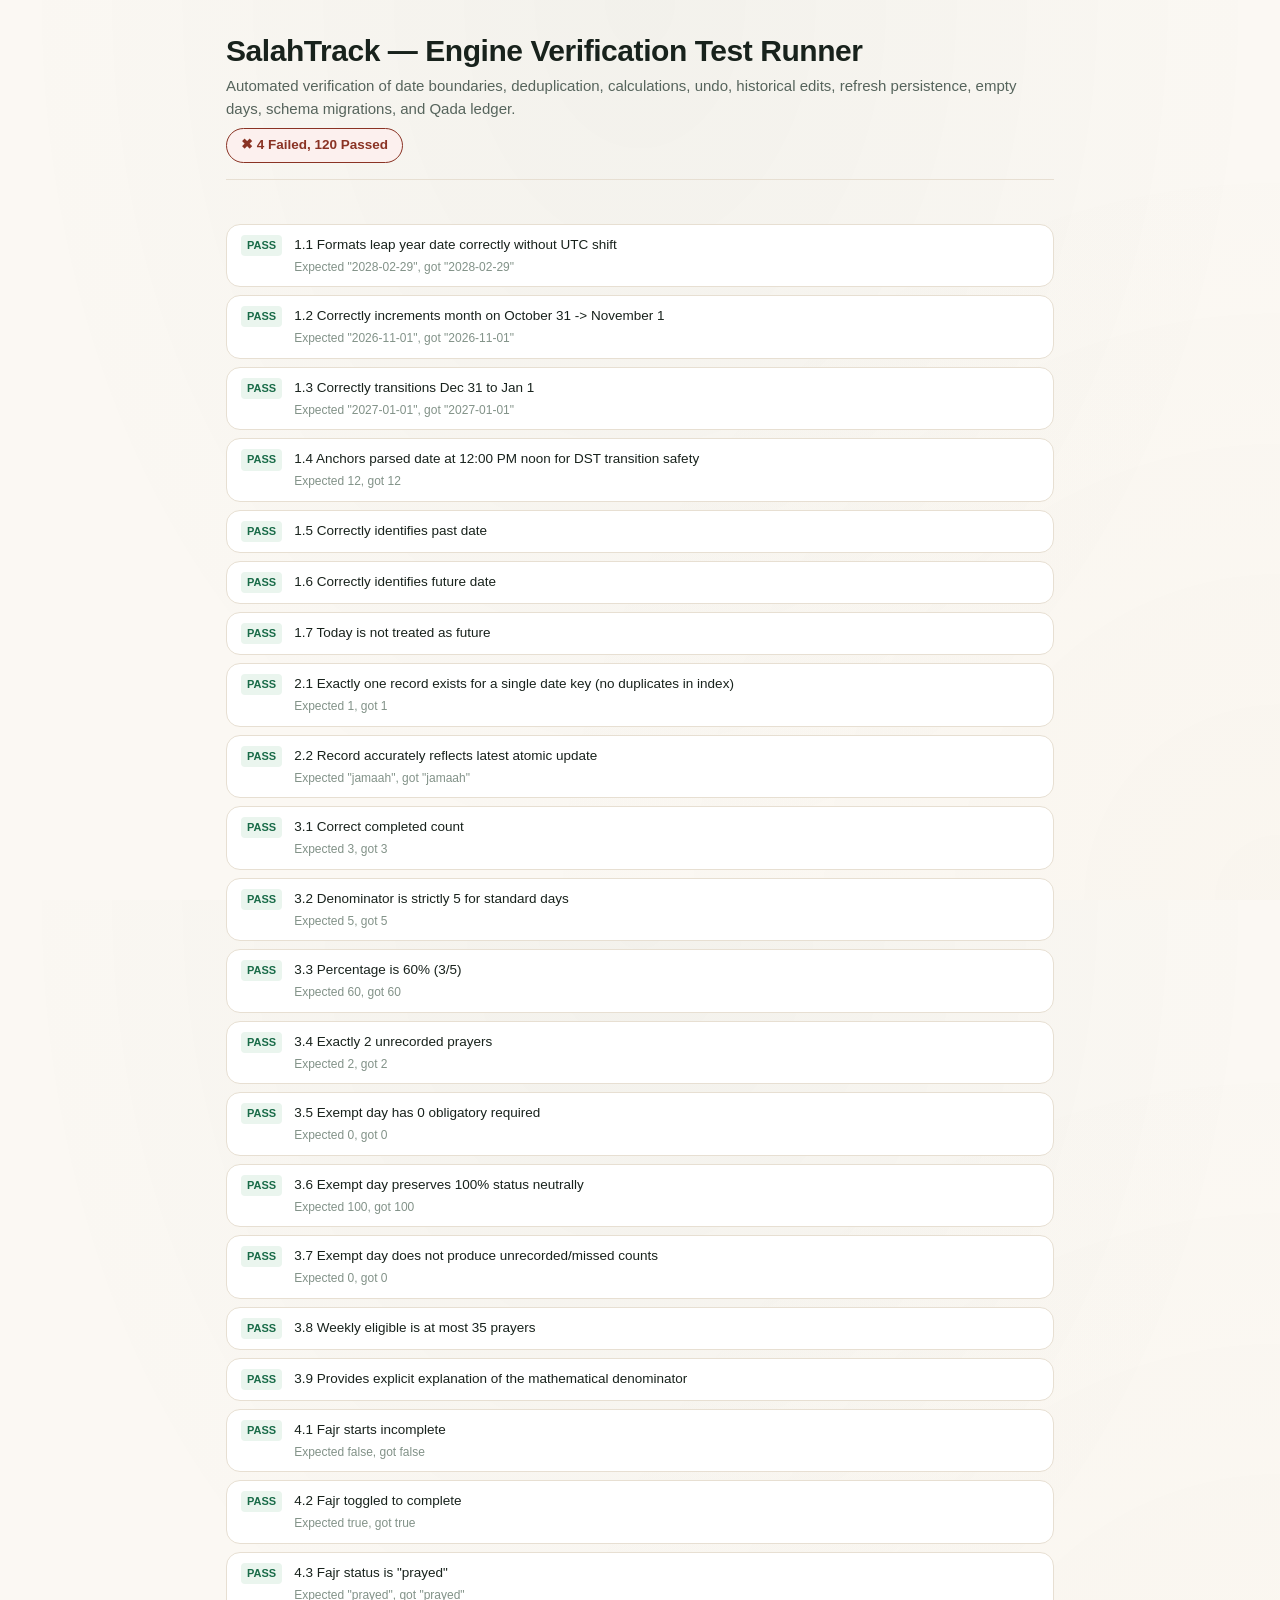
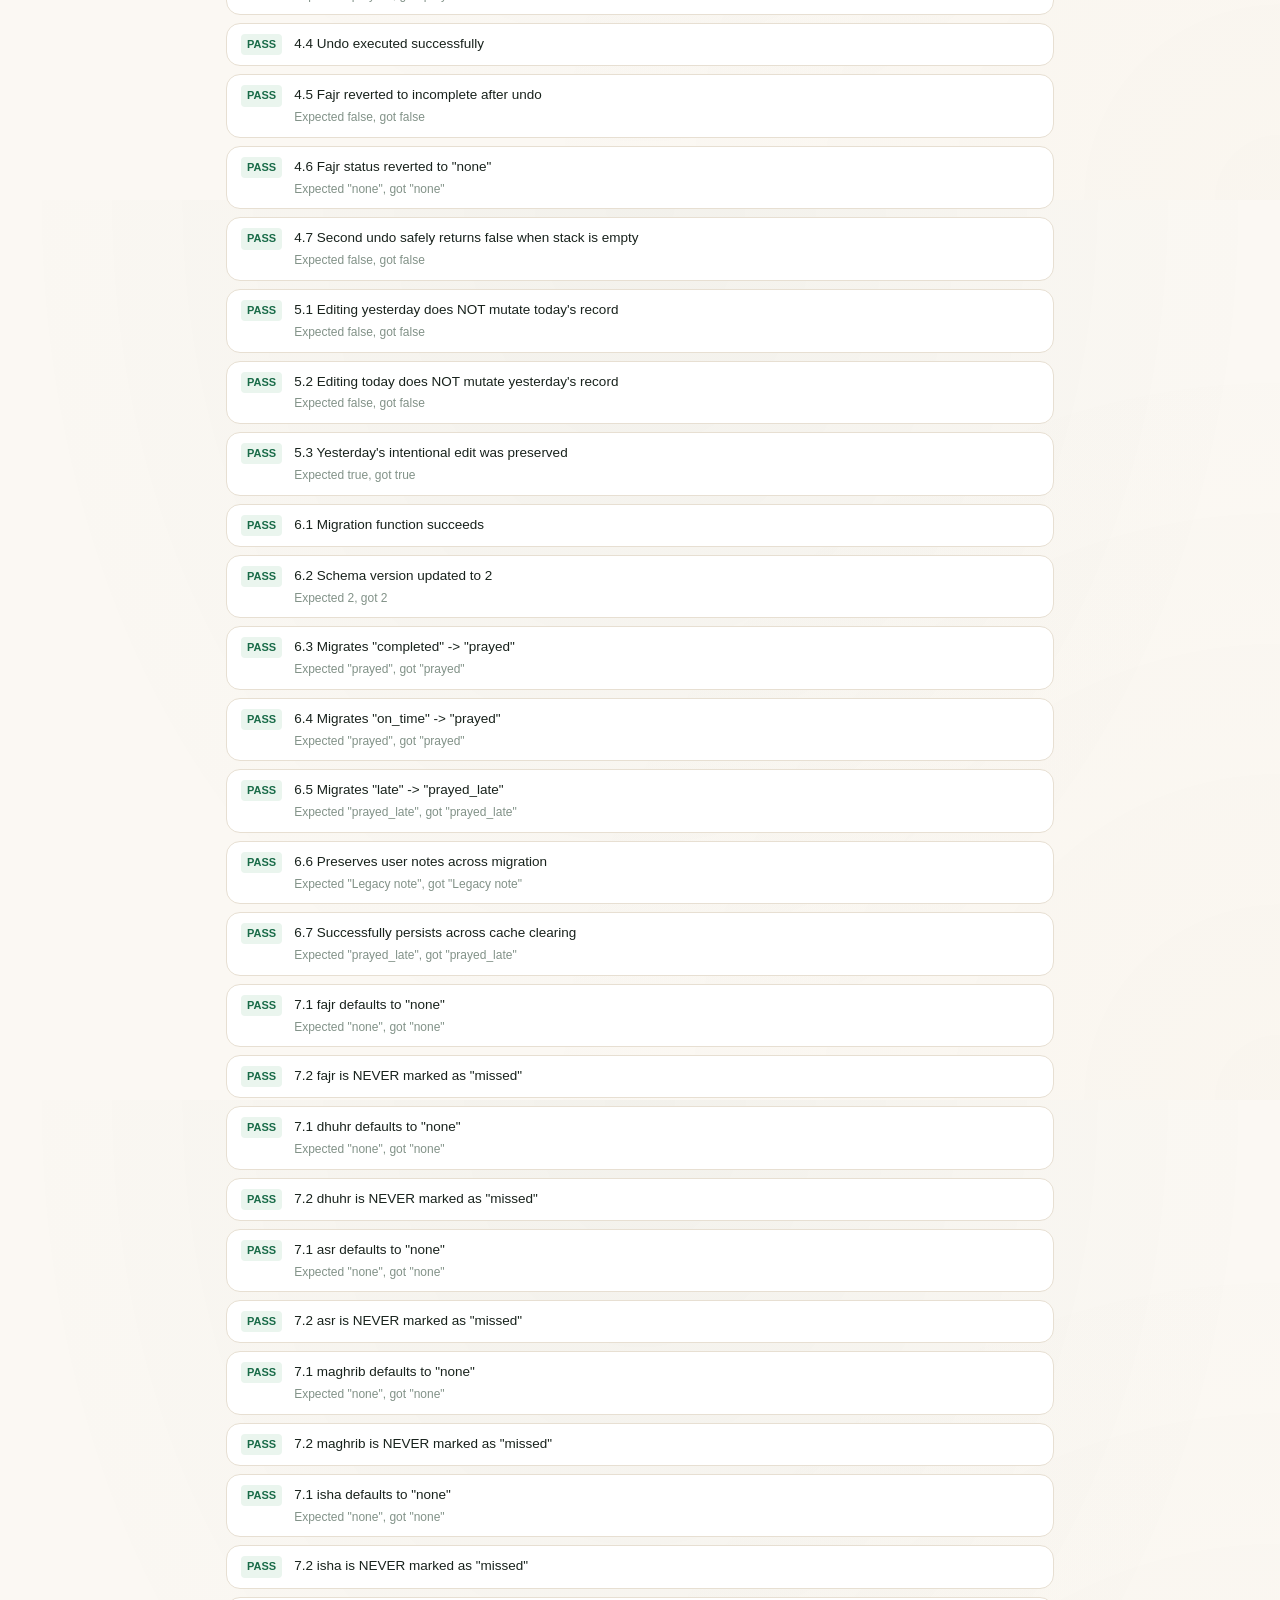
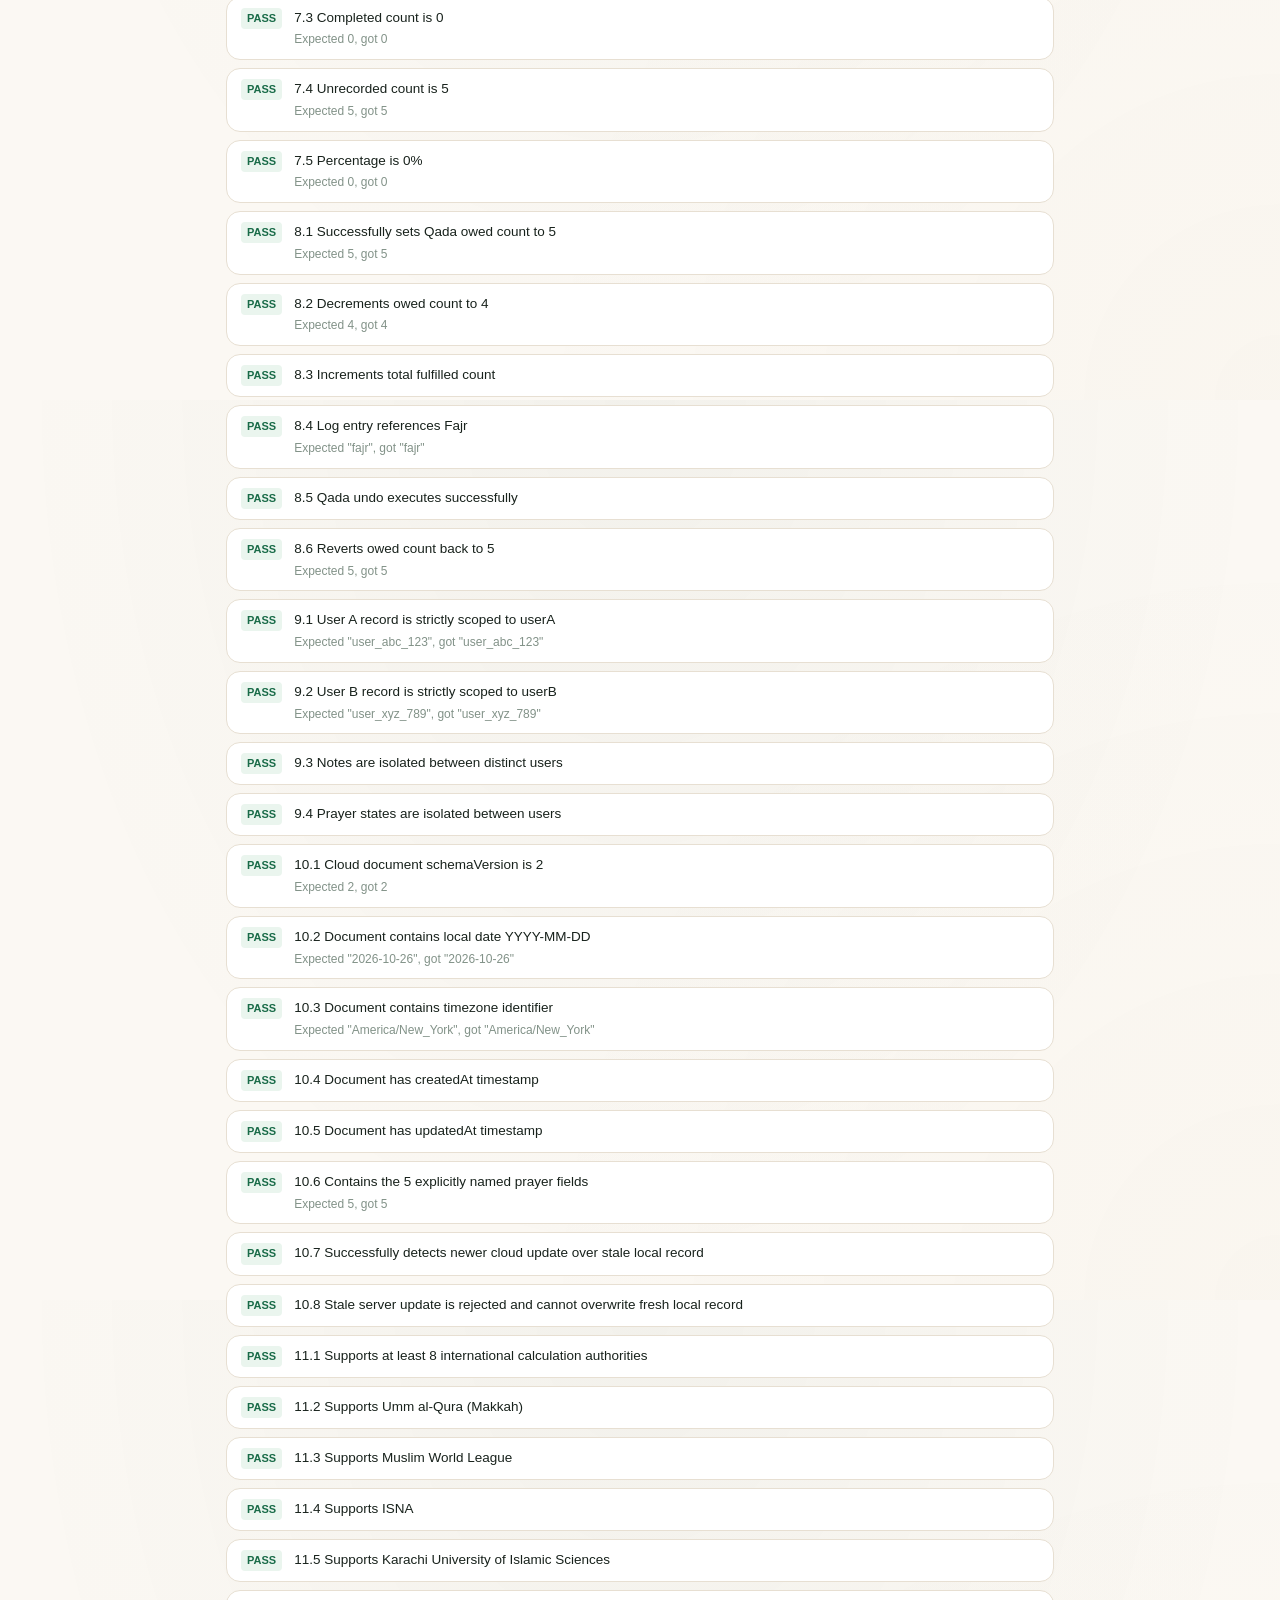
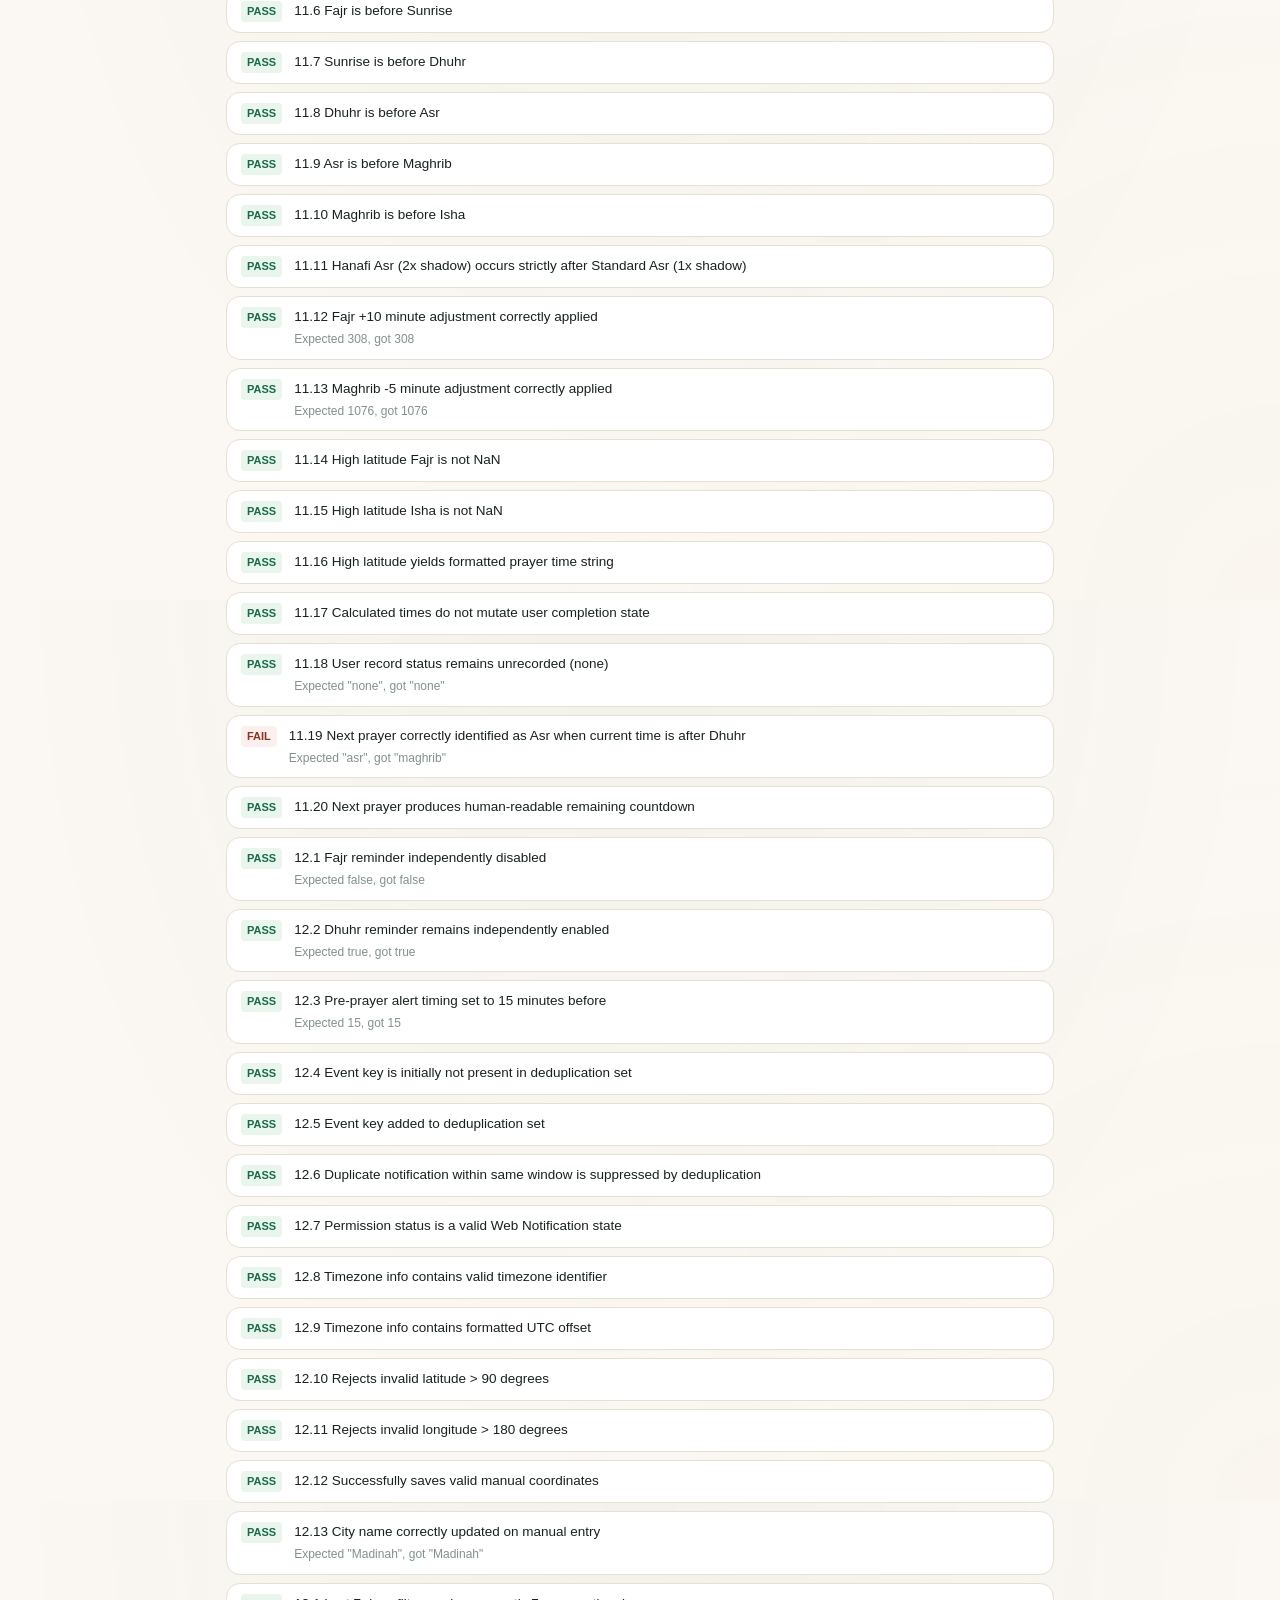
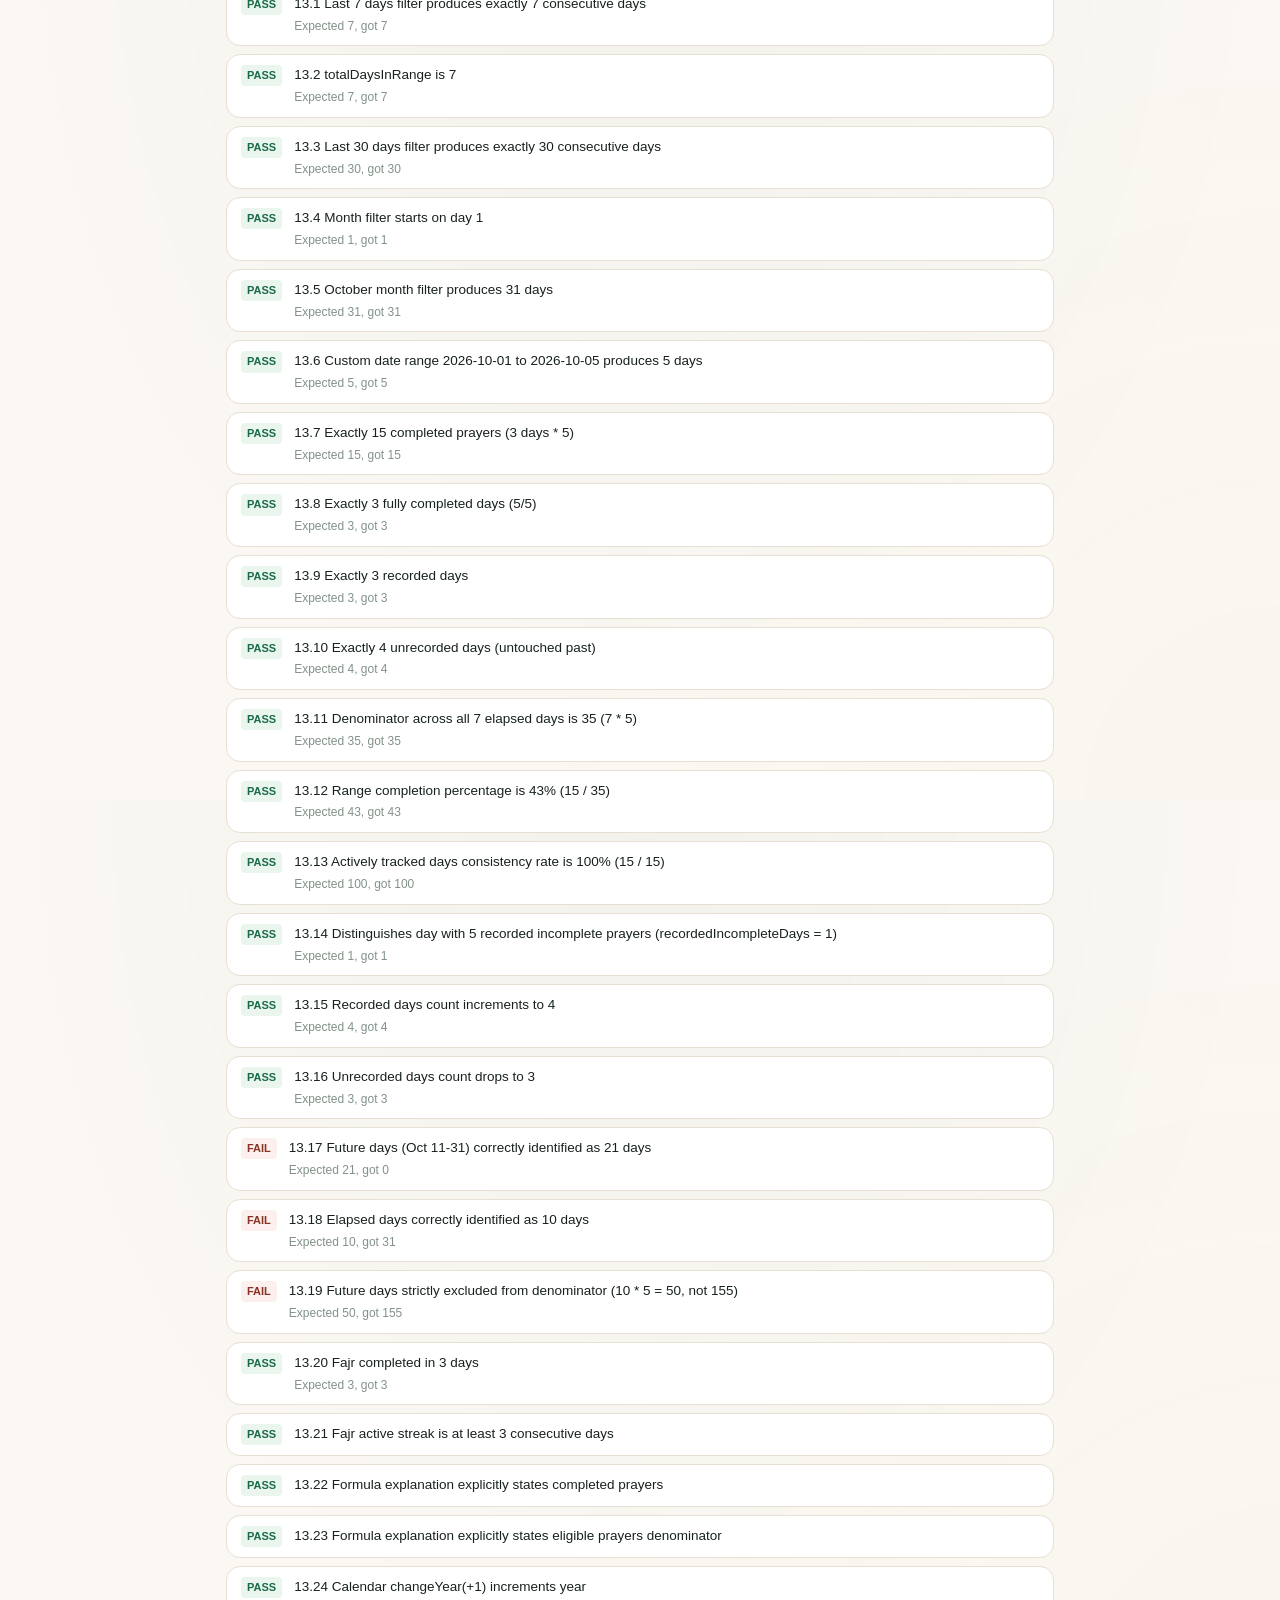
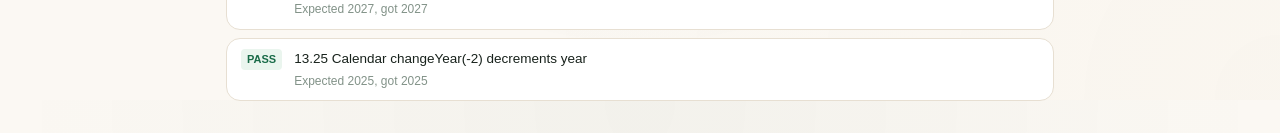
<file: tests/index.html>
<!DOCTYPE html>
<html lang="en">
<head>
  <meta charset="UTF-8">
  <meta name="viewport" content="width=device-width, initial-scale=1.0">
  <title>SalahTrack — Test Suite Runner</title>
  <link rel="stylesheet" href="../css/variables.css">
  <link rel="stylesheet" href="../css/base.css">
  <style>
    body {
      padding: 32px 16px;
      max-width: 860px;
      margin: 0 auto;
      background-color: var(--color-bg-main);
      color: var(--color-text-primary);
      font-family: var(--font-sans);
    }
    .test-header {
      margin-bottom: 24px;
      border-bottom: 1px solid var(--color-border);
      padding-bottom: 16px;
    }
    .test-summary-badge {
      display: inline-flex;
      align-items: center;
      gap: 8px;
      padding: 6px 14px;
      border-radius: var(--radius-full);
      font-weight: 600;
      font-size: var(--text-sm);
      margin-top: 8px;
    }
    .badge-pass {
      background-color: var(--color-success-bg);
      color: var(--color-success);
      border: 1px solid var(--color-success-border);
    }
    .badge-fail {
      background-color: var(--color-danger-bg);
      color: var(--color-danger);
      border: 1px solid var(--color-danger);
    }
    .test-list {
      display: flex;
      flex-direction: column;
      gap: 8px;
      margin-top: 20px;
    }
    .test-item {
      display: flex;
      align-items: flex-start;
      gap: 12px;
      padding: 10px 14px;
      background-color: var(--color-bg-surface);
      border: 1px solid var(--color-border);
      border-radius: var(--radius-md);
      font-size: var(--text-sm);
    }
    .test-badge {
      font-size: 11px;
      font-weight: 700;
      padding: 2px 6px;
      border-radius: 4px;
      text-transform: uppercase;
      flex-shrink: 0;
    }
    .test-badge.pass {
      background-color: var(--color-success-bg);
      color: var(--color-success);
    }
    .test-badge.fail {
      background-color: var(--color-danger-bg);
      color: var(--color-danger);
    }
  </style>
</head>
<body>
  <div class="test-header">
    <h1>SalahTrack — Engine Verification Test Runner</h1>
    <p style="color:var(--color-text-secondary); margin-top:4px;">
      Automated verification of date boundaries, deduplication, calculations, undo, historical edits, refresh persistence, empty days, schema migrations, and Qada ledger.
    </p>
    <div id="test-summary-container">
      <div class="test-summary-badge" style="background-color:var(--color-bg-subtle);">Running verification tests...</div>
    </div>
  </div>

  <div id="test-results-list" class="test-list"></div>

  <!-- Engine Scripts -->
  <script src="../js/models/prayer-types.js"></script>
  <script src="../js/models/prayer-record.js"></script>
  <script src="../js/utils/date-utils.js"></script>
  <script src="../js/utils/dom-utils.js"></script>
  <script src="../js/storage/local-storage.js"></script>
  <script src="../js/storage/firestore-adapter.js"></script>
  <script src="../js/services/stats-service.js"></script>
  <script src="../js/services/qada-service.js"></script>
  <script src="../js/services/export-service.js"></script>
  <script src="../js/services/prayer-times-calculator.js"></script>
  <script src="../js/services/prayer-times.js"></script>
  <script src="../js/services/reminder-service.js"></script>
  <script src="../js/state.js"></script>
  <script src="../js/components/prayer-card.js"></script>
  <script src="../js/components/calendar-view.js"></script>
  <script src="../js/components/stats-view.js"></script>

  <!-- Test Suite Script -->
  <script src="suite.js"></script>
  <script>
    document.addEventListener('DOMContentLoaded', async () => {
      const summaryEl = document.getElementById('test-summary-container');
      const listEl = document.getElementById('test-results-list');

      const outcome = await window.SalahTrackTests.runAllTests();

      if (outcome.failedCount === 0) {
        summaryEl.innerHTML = `<span class="test-summary-badge badge-pass">✔ All ${outcome.passedCount} Tests Passed (100% Fidelity)</span>`;
      } else {
        summaryEl.innerHTML = `<span class="test-summary-badge badge-fail">✖ ${outcome.failedCount} Failed, ${outcome.passedCount} Passed</span>`;
      }

      listEl.innerHTML = outcome.results.map(r => `
        <div class="test-item">
          <span class="test-badge ${r.status.toLowerCase()}">${r.status}</span>
          <div style="flex:1;">
            <div>${r.message}</div>
            ${r.details ? `<div style="font-size:12px; color:var(--color-text-muted); margin-top:2px;">${r.details}</div>` : ''}
          </div>
        </div>
      `).join('');
    });
  </script>
</body>
</html>
</file>
<file: css/variables.css>
/**
 * SalahTrack — Design System Tokens & Variables
 * Peaceful, Minimalist Islamic Design Aesthetic
 */

:root {
  /* Brand Palettes — Warm Ivory & Deep Forest Emerald */
  --color-primary: #123e2f;          /* Deep Forest Emerald */
  --color-primary-hover: #19523f;
  --color-primary-active: #0c2d22;
  --color-primary-light: #1e634b;
  --color-primary-subtle: #e8f3ee;   /* Soft emerald tint */
  --color-primary-border: #c4ded2;

  /* Accent Gold — Muted Brass / Antique Gold */
  --color-accent-gold: #c0974e;
  --color-accent-gold-hover: #aa833e;
  --color-accent-gold-soft: #f7f1e5;
  --color-accent-gold-border: #e8d9be;

  /* Neutrals & Surfaces (Light Mode) */
  --color-bg-main: #fbf8f3;          /* Warm Parchment / Ivory */
  --color-bg-surface: #ffffff;       /* Pure Card Surface */
  --color-bg-subtle: #f4efe6;        /* Subtle Border & Chip Fill */
  --color-bg-muted: #ece5d8;
  
  /* Text Colors */
  --color-text-primary: #18221c;     /* Deep slate charcoal */
  --color-text-secondary: #56645c;   /* Soft green-grey */
  --color-text-muted: #829288;       /* Subtle caption */
  --color-text-inverse: #ffffff;
  --color-text-accent: #a37c34;

  /* Borders & Dividers */
  --color-border: #e7dfd2;
  --color-border-subtle: #efeae0;
  --color-border-strong: #cfc5b4;

  /* Feedback & Semantic States */
  --color-success: #196b48;
  --color-success-bg: #eaf5ee;
  --color-success-border: #bce0cb;
  --color-warning: #9e6c1e;
  --color-warning-bg: #fdf5e7;
  --color-danger: #8a3324;
  --color-danger-bg: #fcf0ee;
  --color-info: #1f4e5b;
  --color-info-bg: #eaf3f5;

  /* Typography */
  --font-sans: 'Plus Jakarta Sans', -apple-system, BlinkMacSystemFont, 'Segoe UI', Roboto, Helvetica, Arial, sans-serif;
  --font-serif: 'Cinzel', 'Playfair Display', Georgia, serif;
  --font-arabic: 'Amiri', 'Traditional Arabic', serif;

  --text-xs: 0.75rem;    /* 12px */
  --text-sm: 0.84375rem; /* 13.5px */
  --text-base: 0.9375rem;/* 15px */
  --text-md: 1.0625rem;  /* 17px */
  --text-lg: 1.25rem;    /* 20px */
  --text-xl: 1.5rem;     /* 24px */
  --text-2xl: 1.875rem;  /* 30px */
  --text-3xl: 2.25rem;   /* 36px */

  /* Spacing System */
  --space-2xs: 0.25rem;  /* 4px */
  --space-xs: 0.5rem;    /* 8px */
  --space-sm: 0.75rem;   /* 12px */
  --space-md: 1rem;      /* 16px */
  --space-lg: 1.5rem;    /* 24px */
  --space-xl: 2rem;      /* 32px */
  --space-2xl: 3rem;     /* 48px */

  /* Border Radii */
  --radius-sm: 8px;
  --radius-md: 14px;
  --radius-lg: 20px;
  --radius-xl: 28px;
  --radius-full: 9999px;

  /* Shadows — Gentle and warm */
  --shadow-xs: 0 1px 2px rgba(18, 62, 47, 0.04);
  --shadow-sm: 0 2px 6px rgba(18, 62, 47, 0.05);
  --shadow-md: 0 6px 16px rgba(18, 62, 47, 0.07);
  --shadow-lg: 0 12px 32px rgba(18, 62, 47, 0.09);
  --shadow-glow: 0 0 20px rgba(18, 62, 47, 0.18);

  /* Transitions */
  --transition-fast: 150ms cubic-bezier(0.16, 1, 0.3, 1);
  --transition-normal: 240ms cubic-bezier(0.16, 1, 0.3, 1);
  --transition-smooth: 350ms cubic-bezier(0.16, 1, 0.3, 1);

  /* Layout */
  --header-height: 64px;
  --nav-bottom-height: 68px;
  --container-max-width: 980px;
  --sidebar-width: 260px;
}
</file>
<file: css/base.css>
/**
 * SalahTrack — Base Styles, Typography, Layout Shell
 */

*, *::before, *::after {
  box-sizing: border-box;
  margin: 0;
  padding: 0;
}

html {
  font-size: 16px;
  -webkit-text-size-adjust: 100%;
  text-size-adjust: 100%;
  scroll-behavior: smooth;
  height: 100%;
}

body {
  font-family: var(--font-sans);
  font-size: var(--text-base);
  line-height: 1.55;
  color: var(--color-text-primary);
  background-color: var(--color-bg-main);
  background-image: 
    radial-gradient(ellipse at 50% 0%, rgba(18, 62, 47, 0.035) 0%, transparent 70%),
    radial-gradient(circle at 100% 100%, rgba(192, 151, 78, 0.025) 0%, transparent 50%);
  min-height: 100%;
  display: flex;
  flex-direction: column;
  -webkit-font-smoothing: antialiased;
  -moz-osx-font-smoothing: grayscale;
  transition: background-color var(--transition-normal), color var(--transition-normal);
  overflow-x: hidden;
}

/* Headings & Serif Accents */
h1, h2, h3, h4, h5, h6 {
  color: var(--color-text-primary);
  font-weight: 600;
  line-height: 1.25;
  letter-spacing: -0.015em;
}

.font-serif {
  font-family: var(--font-serif);
  letter-spacing: 0.01em;
}

.font-arabic {
  font-family: var(--font-arabic);
  direction: rtl;
  font-weight: normal;
}

/* Links & Buttons Reset */
a {
  color: inherit;
  text-decoration: none;
}

button {
  font-family: inherit;
  font-size: inherit;
  line-height: inherit;
  color: inherit;
  border: none;
  background: transparent;
  cursor: pointer;
  -webkit-tap-highlight-color: transparent;
}

button:focus-visible,
a:focus-visible,
input:focus-visible,
select:focus-visible,
textarea:focus-visible {
  outline: 2px solid var(--color-accent-gold);
  outline-offset: 2px;
}

/* App Layout Grid & Container */
#app {
  display: flex;
  min-height: 100vh;
  width: 100%;
}

/* Sidebar for Desktop */
.app-sidebar {
  display: none; /* Mobile first, shown at >= 1024px */
  width: var(--sidebar-width);
  background-color: var(--color-bg-surface);
  border-right: 1px solid var(--color-border);
  flex-direction: column;
  position: sticky;
  top: 0;
  height: 100vh;
  z-index: 40;
}

/* Main Content Area */
.app-main {
  flex: 1;
  display: flex;
  flex-direction: column;
  min-width: 0;
  padding-bottom: calc(var(--nav-bottom-height) + var(--space-lg));
}

@media (min-width: 1024px) {
  .app-sidebar {
    display: flex;
  }
  .app-main {
    padding-bottom: var(--space-2xl);
  }
}

.container {
  width: 100%;
  max-width: var(--container-max-width);
  margin-left: auto;
  margin-right: auto;
  padding-left: var(--space-md);
  padding-right: var(--space-md);
}

@media (min-width: 768px) {
  .container {
    padding-left: var(--space-xl);
    padding-right: var(--space-xl);
  }
}

/* App Top Header */
.app-header {
  position: sticky;
  top: 0;
  z-index: 30;
  background-color: rgba(251, 248, 243, 0.88);
  backdrop-filter: blur(12px);
  -webkit-backdrop-filter: blur(12px);
  border-bottom: 1px solid var(--color-border-subtle);
  height: var(--header-height);
  display: flex;
  align-items: center;
  transition: background-color var(--transition-normal), border-color var(--transition-normal);
}

[data-theme="dark"] .app-header {
  background-color: rgba(12, 20, 16, 0.88);
}

.header-content {
  display: flex;
  align-items: center;
  justify-content: space-between;
  width: 100%;
}

.brand-wrapper {
  display: flex;
  align-items: center;
  gap: var(--space-sm);
}

.brand-logo {
  width: 34px;
  height: 34px;
  display: flex;
  align-items: center;
  justify-content: center;
  border-radius: var(--radius-md);
  background: linear-gradient(135deg, var(--color-primary) 0%, var(--color-primary-light) 100%);
  color: var(--color-accent-gold);
  box-shadow: var(--shadow-sm);
  flex-shrink: 0;
}

.brand-title {
  font-family: var(--font-serif);
  font-size: var(--text-lg);
  font-weight: 700;
  color: var(--color-primary);
  letter-spacing: 0.02em;
}

[data-theme="dark"] .brand-title {
  color: var(--color-text-primary);
}

.brand-badge {
  font-size: var(--text-xs);
  padding: 2px 7px;
  background: var(--color-accent-gold-soft);
  color: var(--color-accent-gold);
  border: 1px solid var(--color-accent-gold-border);
  border-radius: var(--radius-full);
  font-weight: 600;
  letter-spacing: 0.04em;
  text-transform: uppercase;
  display: none;
}

@media (min-width: 480px) {
  .brand-badge {
    display: inline-block;
  }
}

.header-actions {
  display: flex;
  align-items: center;
  gap: var(--space-xs);
}

/* Icon Buttons */
.btn-icon {
  display: inline-flex;
  align-items: center;
  justify-content: center;
  width: 40px;
  height: 40px;
  border-radius: var(--radius-md);
  color: var(--color-text-secondary);
  background-color: var(--color-bg-subtle);
  border: 1px solid var(--color-border);
  transition: all var(--transition-fast);
}

.btn-icon:hover {
  color: var(--color-primary);
  background-color: var(--color-bg-surface);
  border-color: var(--color-primary-border);
}

[data-theme="dark"] .btn-icon:hover {
  color: var(--color-text-primary);
  border-color: var(--color-border-strong);
}

/* Mobile Bottom Navigation */
.nav-bottom {
  position: fixed;
  bottom: 0;
  left: 0;
  right: 0;
  height: var(--nav-bottom-height);
  background-color: rgba(251, 248, 243, 0.94);
  backdrop-filter: blur(16px);
  -webkit-backdrop-filter: blur(16px);
  border-top: 1px solid var(--color-border);
  display: flex;
  align-items: center;
  justify-content: space-around;
  padding: 0 var(--space-xs);
  z-index: 50;
  box-shadow: 0 -4px 16px rgba(0, 0, 0, 0.04);
}

[data-theme="dark"] .nav-bottom {
  background-color: rgba(19, 31, 25, 0.94);
  border-top-color: var(--color-border);
  box-shadow: 0 -4px 16px rgba(0, 0, 0, 0.35);
}

@media (min-width: 1024px) {
  .nav-bottom {
    display: none;
  }
}

.nav-item {
  display: flex;
  flex-direction: column;
  align-items: center;
  justify-content: center;
  gap: 3px;
  flex: 1;
  min-height: 48px;
  color: var(--color-text-secondary);
  border-radius: var(--radius-sm);
  transition: color var(--transition-fast);
  padding: 6px 4px;
}

.nav-item svg {
  width: 22px;
  height: 22px;
  transition: transform var(--transition-fast);
}

.nav-item span {
  font-size: var(--text-xs);
  font-weight: 500;
  letter-spacing: 0.01em;
}

.nav-item.active {
  color: var(--color-primary);
}

[data-theme="dark"] .nav-item.active {
  color: var(--color-accent-gold);
}

.nav-item.active svg {
  transform: translateY(-1px);
}

/* Desktop Sidebar Navigation */
.sidebar-brand {
  padding: var(--space-lg);
  border-bottom: 1px solid var(--color-border);
}

.sidebar-menu {
  display: flex;
  flex-direction: column;
  gap: var(--space-2xs);
  padding: var(--space-md) var(--space-sm);
  flex: 1;
}

.sidebar-nav-item {
  display: flex;
  align-items: center;
  gap: var(--space-sm);
  padding: var(--space-sm) var(--space-md);
  border-radius: var(--radius-md);
  color: var(--color-text-secondary);
  font-weight: 500;
  font-size: var(--text-base);
  transition: all var(--transition-fast);
}

.sidebar-nav-item svg {
  width: 20px;
  height: 20px;
  color: var(--color-text-muted);
  transition: color var(--transition-fast);
}

.sidebar-nav-item:hover {
  background-color: var(--color-bg-subtle);
  color: var(--color-text-primary);
}

.sidebar-nav-item.active {
  background-color: var(--color-primary-subtle);
  color: var(--color-primary);
  font-weight: 600;
}

.sidebar-nav-item.active svg {
  color: var(--color-primary);
}

[data-theme="dark"] .sidebar-nav-item.active {
  background-color: var(--color-bg-subtle);
  color: var(--color-accent-gold);
}

[data-theme="dark"] .sidebar-nav-item.active svg {
  color: var(--color-accent-gold);
}

.sidebar-footer {
  padding: var(--space-md) var(--space-lg);
  border-top: 1px solid var(--color-border);
  font-size: var(--text-xs);
  color: var(--color-text-muted);
  display: flex;
  flex-direction: column;
  gap: var(--space-2xs);
}

/* View Sections Routing */
.view-section {
  display: none;
  animation: fadeIn var(--transition-normal);
}

.view-section.active {
  display: block;
}

@keyframes fadeIn {
  from {
    opacity: 0;
    transform: translateY(6px);
  }
  to {
    opacity: 1;
    transform: translateY(0);
  }
}

/* Toast Notifications */
#toast-container {
  position: fixed;
  bottom: calc(var(--nav-bottom-height) + var(--space-md));
  left: 50%;
  transform: translateX(-50%);
  z-index: 100;
  display: flex;
  flex-direction: column;
  gap: var(--space-xs);
  pointer-events: none;
  width: calc(100% - 32px);
  max-width: 440px;
}

@media (min-width: 1024px) {
  #toast-container {
    bottom: var(--space-xl);
    right: var(--space-xl);
    left: auto;
    transform: none;
  }
}

.toast {
  background-color: var(--color-bg-surface);
  border: 1px solid var(--color-border);
  box-shadow: var(--shadow-lg);
  border-radius: var(--radius-md);
  padding: var(--space-sm) var(--space-md);
  display: flex;
  align-items: center;
  justify-content: space-between;
  gap: var(--space-sm);
  pointer-events: auto;
  font-size: var(--text-sm);
  color: var(--color-text-primary);
  animation: toastSlideUp 260ms cubic-bezier(0.16, 1, 0.3, 1);
}

@keyframes toastSlideUp {
  from {
    opacity: 0;
    transform: translateY(16px);
  }
  to {
    opacity: 1;
    transform: translateY(0);
  }
}

.toast-action {
  color: var(--color-primary);
  font-weight: 600;
  padding: 4px 10px;
  border-radius: var(--radius-sm);
  background-color: var(--color-primary-subtle);
  transition: all var(--transition-fast);
}

.toast-action:hover {
  background-color: var(--color-primary);
  color: #fff;
}

[data-theme="dark"] .toast-action {
  color: var(--color-accent-gold);
  background-color: var(--color-accent-gold-soft);
}
</file>
